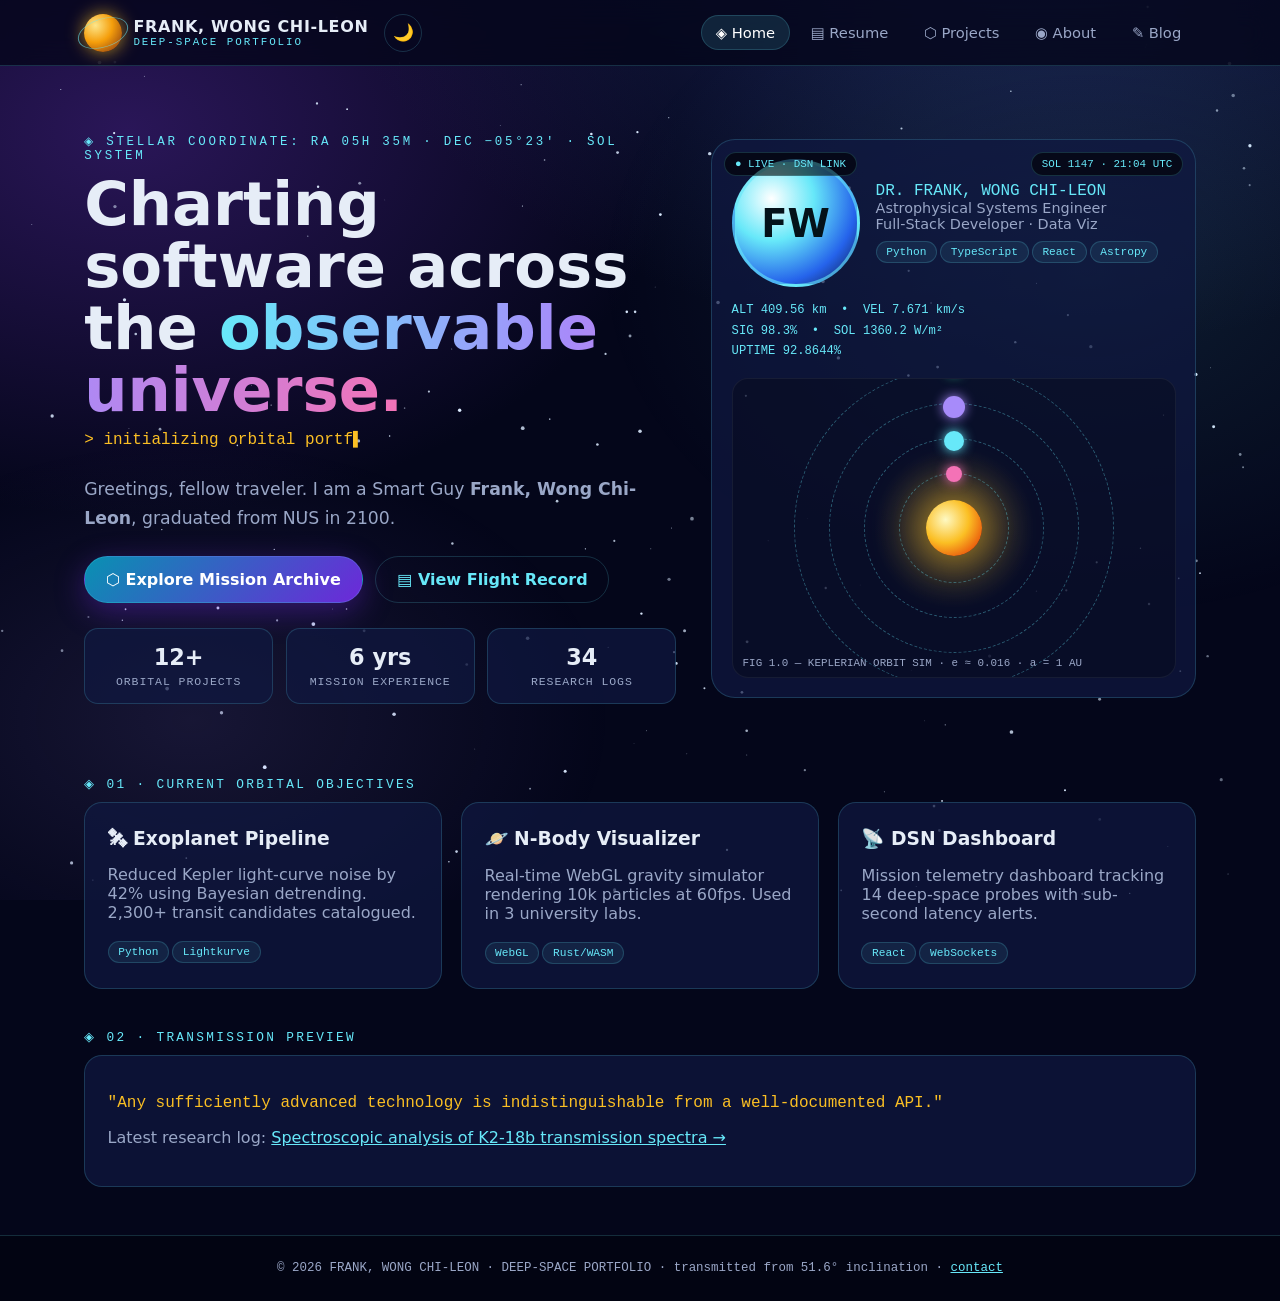
<file: index.html>
<!DOCTYPE html>
<html lang="en">
<head>
<meta charset="UTF-8"><meta name="viewport" content="width=device-width, initial-scale=1.0">
<title>Dr. Frank, Wong Chi-Leon — Astrophysical Systems Engineer | Home</title>
<link rel="stylesheet" href="styles.css">
</head>
<body>
<canvas id="starfield"></canvas><div class="nebula"></div>
<nav class="nav"><div class="nav-inner">
  <a class="brand" href="index.html"><span class="brand-orbit"></span><span>FRANK, WONG CHI-LEON<small>DEEP-SPACE PORTFOLIO</small></span></a>
  <button class="menu-btn" id="menuBtn">☰</button>
  <button class="theme-btn" id="themeBtn" title="Toggle light / dark mode">🌙</button>
  <div class="links" id="navLinks">
    <a href="index.html" class="active">◈ Home</a>
    <a href="resume.html">▤ Resume</a>
    <a href="projects.html">⬡ Projects</a>
    <a href="about.html">◉ About</a>
    <a href="blog.html">✎ Blog</a>
  </div>
</div></nav>

<div class="wrap">
  <section class="hero">
    <div>
      <div class="kicker">◈ Stellar Coordinate: RA 05h 35m · Dec −05°23′ · Sol System</div>
      <h1>Charting software across the <span class="grad">observable universe.</span></h1>
      <div class="typewrap"><span id="typewriter">> initializing orbital portfolio...</span><span>▌</span></div>
      <p class="lead">Greetings, fellow traveler. I am a Smart Guy <b>Frank, Wong Chi-Leon</b>, graduated from NUS in 2100.</p>
      <div class="btnrow">
        <a class="btn" href="projects.html">⬡ Explore Mission Archive</a>
        <a class="btn ghost" href="resume.html">▤ View Flight Record</a>
      </div>
      <div class="stats">
        <div class="stat"><b>12+</b><span>ORBITAL PROJECTS</span></div>
        <div class="stat"><b>6 yrs</b><span>MISSION EXPERIENCE</span></div>
        <div class="stat"><b>34</b><span>RESEARCH LOGS</span></div>
      </div>
    </div>

    <div class="portrait-card">
      <div class="float-badge fb1">● LIVE · DSN LINK</div>
      <div class="float-badge fb2">SOL 1147 · 21:04 UTC</div>
      <div class="portrait-top">
        <!-- Replace src with your own photo: e.g. profile.jpg -->
        <img class="avatar" src="https://picsum.photos/seed/astronaut-portrait/300/300" alt="Portrait of Frank, Wong Chi-Leon" onerror="this.outerHTML='<div class=avatar-fallback>FW</div>'">
        <div>
          <div class="mono cyan">DR. FRANK, WONG CHI-LEON</div>
          <div class="muted" style="font-size:.9rem">Astrophysical Systems Engineer<br>Full-Stack Developer · Data Viz</div>
          <div style="margin-top:.4rem"><span class="tag">Python</span><span class="tag">TypeScript</span><span class="tag">React</span><span class="tag">Astropy</span></div>
        </div>
      </div>
      <div class="telemetry mono" id="telemetryLive" style="margin-top:.8rem">ALT 408.00 km • VEL 7.660 km/s<br>SIG 98.0% • SOL 1361.0 W/m²</div>
      <div class="solar" aria-hidden="true">
        <div class="sun"></div>
        <div class="orbit o1"><span class="planet"></span></div>
        <div class="orbit o2"><span class="planet"></span></div>
        <div class="orbit o3"><span class="planet"></span></div>
        <div class="orbit o4"><span class="planet"></span></div>
        <div class="label">FIG 1.0 — KEPLERIAN ORBIT SIM · e ≈ 0.016 · a = 1 AU</div>
      </div>
    </div>
  </section>

  <div class="section-title">◈ 01 · Current Orbital Objectives</div>
  <div class="grid3">
    <div class="card reveal"><h3>🛰 Exoplanet Pipeline</h3><p class="muted">Reduced Kepler light-curve noise by 42% using Bayesian detrending. 2,300+ transit candidates catalogued.</p><span class="tag">Python</span><span class="tag">Lightkurve</span></div>
    <div class="card reveal"><h3>🪐 N-Body Visualizer</h3><p class="muted">Real-time WebGL gravity simulator rendering 10k particles at 60fps. Used in 3 university labs.</p><span class="tag">WebGL</span><span class="tag">Rust/WASM</span></div>
    <div class="card reveal"><h3>📡 DSN Dashboard</h3><p class="muted">Mission telemetry dashboard tracking 14 deep-space probes with sub-second latency alerts.</p><span class="tag">React</span><span class="tag">WebSockets</span></div>
  </div>

  <div class="section-title">◈ 02 · Transmission Preview</div>
  <div class="card reveal">
    <p class="mono amber">"Any sufficiently advanced technology is indistinguishable from a well-documented API."</p>
    <p class="muted">Latest research log: <a href="blog.html" style="color:var(--cyan)">Spectroscopic analysis of K2-18b transmission spectra →</a></p>
  </div>
</div>

<footer>© <span id="year"></span> FRANK, WONG CHI-LEON · DEEP-SPACE PORTFOLIO · transmitted from 51.6° inclination · <a href="about.html" style="color:var(--cyan)">contact</a></footer>
<script src="main.js"></script>
</body>
</html>
</file>
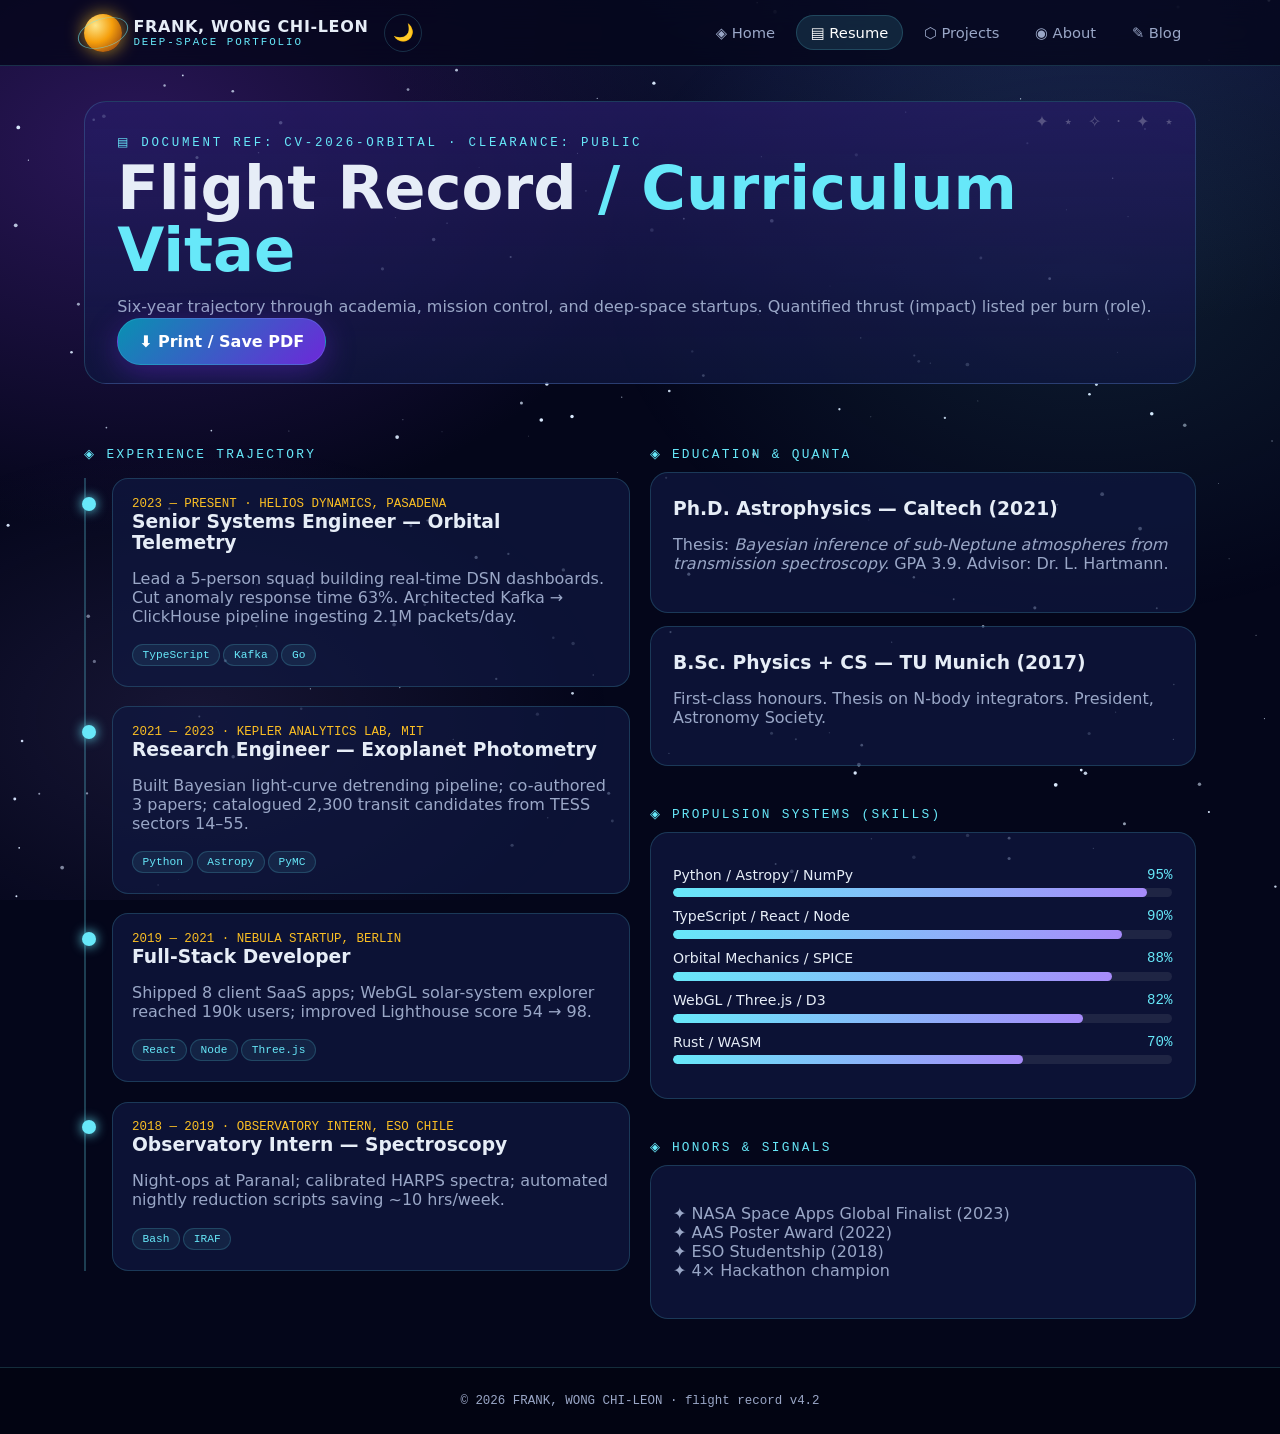
<file: resume.html>
<!DOCTYPE html>
<html lang="en">
<head>
<meta charset="UTF-8"><meta name="viewport" content="width=device-width, initial-scale=1.0">
<title>Flight Record (Resume) — Frank, Wong Chi-Leon</title>
<link rel="stylesheet" href="styles.css">
</head>
<body>
<canvas id="starfield"></canvas><div class="nebula"></div>
<nav class="nav"><div class="nav-inner">
  <a class="brand" href="index.html"><span class="brand-orbit"></span><span>FRANK, WONG CHI-LEON<small>DEEP-SPACE PORTFOLIO</small></span></a>
  <button class="menu-btn" id="menuBtn">☰</button>
  <button class="theme-btn" id="themeBtn" title="Toggle light / dark mode">🌙</button>
  <div class="links" id="navLinks">
    <a href="index.html">◈ Home</a><a href="resume.html" class="active">▤ Resume</a>
    <a href="projects.html">⬡ Projects</a><a href="about.html">◉ About</a><a href="blog.html">✎ Blog</a>
  </div>
</div></nav>

<div class="wrap">
  <div class="page-hero">
    <div class="kicker">▤ Document REF: CV-2026-ORBITAL · clearance: public</div>
    <h1 style="margin:.4rem 0">Flight Record <span style="color:var(--cyan)">/ Curriculum Vitae</span></h1>
    <p class="muted">Six-year trajectory through academia, mission control, and deep-space startups. Quantified thrust (impact) listed per burn (role).</p>
    <a class="btn" href="#" onclick="window.print();return false">⬇ Print / Save PDF</a>
  </div>

  <div class="grid2" style="margin-top:1.4rem">
    <div>
      <div class="section-title">◈ Experience Trajectory</div>
      <div class="timeline">
        <div class="t-item reveal"><div class="when">2023 — PRESENT · HELIOS DYNAMICS, PASADENA</div>
          <h3>Senior Systems Engineer — Orbital Telemetry</h3>
          <p class="muted">Lead a 5-person squad building real-time DSN dashboards. Cut anomaly response time 63%. Architected Kafka → ClickHouse pipeline ingesting 2.1M packets/day.</p>
          <span class="tag">TypeScript</span><span class="tag">Kafka</span><span class="tag">Go</span></div>
        <div class="t-item reveal"><div class="when">2021 — 2023 · KEPLER ANALYTICS LAB, MIT</div>
          <h3>Research Engineer — Exoplanet Photometry</h3>
          <p class="muted">Built Bayesian light-curve detrending pipeline; co-authored 3 papers; catalogued 2,300 transit candidates from TESS sectors 14–55.</p>
          <span class="tag">Python</span><span class="tag">Astropy</span><span class="tag">PyMC</span></div>
        <div class="t-item reveal"><div class="when">2019 — 2021 · NEBULA STARTUP, BERLIN</div>
          <h3>Full-Stack Developer</h3>
          <p class="muted">Shipped 8 client SaaS apps; WebGL solar-system explorer reached 190k users; improved Lighthouse score 54 → 98.</p>
          <span class="tag">React</span><span class="tag">Node</span><span class="tag">Three.js</span></div>
        <div class="t-item reveal"><div class="when">2018 — 2019 · OBSERVATORY INTERN, ESO CHILE</div>
          <h3>Observatory Intern — Spectroscopy</h3>
          <p class="muted">Night-ops at Paranal; calibrated HARPS spectra; automated nightly reduction scripts saving ~10 hrs/week.</p>
          <span class="tag">Bash</span><span class="tag">IRAF</span></div>
      </div>
    </div>
    <div>
      <div class="section-title">◈ Education & Quanta</div>
      <div class="card reveal"><h3>Ph.D. Astrophysics — Caltech (2021)</h3><p class="muted">Thesis: <i>Bayesian inference of sub-Neptune atmospheres from transmission spectroscopy.</i> GPA 3.9. Advisor: Dr. L. Hartmann.</p></div>
      <div class="card reveal" style="margin-top:.8rem"><h3>B.Sc. Physics + CS — TU Munich (2017)</h3><p class="muted">First-class honours. Thesis on N-body integrators. President, Astronomy Society.</p></div>
      <div class="section-title">◈ Propulsion Systems (Skills)</div>
      <div class="card reveal">
        <div class="skill"><div class="row"><span>Python / Astropy / NumPy</span><span class="mono cyan">95%</span></div><div class="bar"><i data-w="95"></i></div></div>
        <div class="skill"><div class="row"><span>TypeScript / React / Node</span><span class="mono cyan">90%</span></div><div class="bar"><i data-w="90"></i></div></div>
        <div class="skill"><div class="row"><span>Orbital Mechanics / SPICE</span><span class="mono cyan">88%</span></div><div class="bar"><i data-w="88"></i></div></div>
        <div class="skill"><div class="row"><span>WebGL / Three.js / D3</span><span class="mono cyan">82%</span></div><div class="bar"><i data-w="82"></i></div></div>
        <div class="skill"><div class="row"><span>Rust / WASM</span><span class="mono cyan">70%</span></div><div class="bar"><i data-w="70"></i></div></div>
      </div>
      <div class="section-title">◈ Honors & Signals</div>
      <div class="card reveal"><p class="muted">✦ NASA Space Apps Global Finalist (2023)<br>✦ AAS Poster Award (2022)<br>✦ ESO Studentship (2018)<br>✦ 4× Hackathon champion</p></div>
    </div>
  </div>
</div>
<footer>© <span id="year"></span> FRANK, WONG CHI-LEON · flight record v4.2</footer>
<script src="main.js"></script>
</body>
</html>
</file>
<file: styles.css>
/* COSMOS PORTFOLIO — Universe / Scientific Theme */
:root{
  --bg:#04061a; --bg2:#0a1030; --panel:rgba(16,24,64,.72);
  --line:rgba(103,232,249,.18);
  --cyan:#67e8f9; --violet:#a78bfa; --amber:#fbbf24; --pink:#f472b6;
  --text:#e6edf7; --muted:#9aa7c7;
  --radius:18px;
  --font:'Segoe UI',system-ui,-apple-system,Roboto,Inter,Arial,sans-serif;
  --mono:'Cascadia Code',Consolas,'Courier New',monospace;
}
*{box-sizing:border-box}
html{scroll-behavior:smooth}
body{
  margin:0; font-family:var(--font); color:var(--text);
  background:radial-gradient(1200px 800px at 80% -10%,#1b2456 0%,transparent 60%),
             radial-gradient(1000px 700px at 10% 10%,#2a1658 0%,transparent 55%),
             var(--bg);
  min-height:100vh; overflow-x:hidden;
}
#starfield{position:fixed; inset:0; z-index:-2;}
.nebula{position:fixed; inset:0; z-index:-1; pointer-events:none;
  background:
    radial-gradient(600px 400px at 15% 80%, rgba(167,139,250,.12), transparent 70%),
    radial-gradient(700px 500px at 85% 30%, rgba(103,232,249,.10), transparent 70%);
}
/* NAV */
.nav{position:sticky; top:0; z-index:50; backdrop-filter:blur(14px);
  background:rgba(4,6,26,.78); border-bottom:1px solid var(--line);}
.nav-inner{max-width:1150px; margin:auto; display:flex; align-items:center; gap:1rem;
  padding:.85rem 1.2rem;}
.brand{display:flex; align-items:center; gap:.7rem; text-decoration:none; color:var(--text); font-weight:800; letter-spacing:.04em}
.brand-orbit{width:38px; height:38px; border-radius:50%; position:relative;
  background:radial-gradient(circle at 30% 30%, #fde68a, #f59e0b 45%, #7c2d12 100%);
  box-shadow:0 0 18px rgba(251,191,36,.7);}
.brand-orbit::after{content:''; position:absolute; inset:-7px; border-radius:50%;
  border:1px solid rgba(103,232,249,.6); transform:rotate(-18deg) scaleY(.55);}
.brand small{display:block; font-family:var(--mono); font-weight:400; font-size:.68rem; color:var(--cyan); letter-spacing:.18em}
.links{margin-left:auto; display:flex; gap:.4rem; align-items:center}
.links a{color:var(--muted); text-decoration:none; padding:.5rem .85rem; border-radius:999px;
  font-size:.92rem; border:1px solid transparent; transition:.2s;}
.links a:hover,.links a.active{color:#fff; background:rgba(103,232,249,.12); border-color:var(--line)}
.menu-btn{display:none; margin-left:auto; background:none; border:1px solid var(--line);
  color:#fff; border-radius:10px; padding:.45rem .7rem; font-size:1.1rem; cursor:pointer}
/* LAYOUT */
.wrap{max-width:1150px; margin:auto; padding:2.2rem 1.2rem 3rem}
.hero{display:grid; grid-template-columns:1.1fr .9fr; gap:2.2rem; align-items:center; padding:2rem 0}
.kicker{font-family:var(--mono); color:var(--cyan); letter-spacing:.22em; font-size:.78rem; text-transform:uppercase}
h1{font-size:clamp(2.2rem,5vw,3.8rem); line-height:1.02; margin:.6rem 0}
h1 .grad{background:linear-gradient(90deg,var(--cyan),var(--violet),var(--pink));
  -webkit-background-clip:text; background-clip:text; color:transparent;}
.typewrap{font-family:var(--mono); color:var(--amber); min-height:1.7em; margin:.4rem 0 1rem}
.lead{color:var(--muted); font-size:1.08rem; line-height:1.7}
.btnrow{display:flex; gap:.8rem; flex-wrap:wrap; margin-top:1.4rem}
.btn{padding:.8rem 1.3rem; border-radius:999px; text-decoration:none; font-weight:700; border:1px solid var(--line);
  background:linear-gradient(135deg,#0891b2,#6d28d9); color:#fff; box-shadow:0 8px 30px rgba(109,40,217,.4); transition:.2s}
.btn.ghost{background:transparent; color:var(--cyan); box-shadow:none}
.btn:hover{transform:translateY(-2px); filter:brightness(1.1)}
.stats{display:grid; grid-template-columns:repeat(3,1fr); gap:.8rem; margin-top:1.6rem}
.stat{background:var(--panel); border:1px solid var(--line); border-radius:14px; padding:.9rem; text-align:center}
.stat b{font-size:1.4rem; display:block}
.stat span{font-family:var(--mono); font-size:.72rem; color:var(--muted); letter-spacing:.08em}
/* Portrait + solar system */
.portrait-card{position:relative; background:var(--panel); border:1px solid var(--line);
  border-radius:24px; padding:1.2rem; overflow:hidden}
.portrait-top{display:flex; gap:1rem; align-items:center}
.avatar{width:128px; height:128px; border-radius:50%; object-fit:cover; border:3px solid rgba(103,232,249,.6);
  box-shadow:0 0 30px rgba(103,232,249,.5); background:#111;}
.avatar-fallback{width:128px; height:128px; border-radius:50%; display:grid; place-items:center;
  font-size:2.4rem; font-weight:900; color:#04121a;
  background:radial-gradient(circle at 30% 30%,#fff,#67e8f9 35%,#2563eb 70%,#0a1030);
  border:3px solid rgba(103,232,249,.6);}
.telemetry{font-family:var(--mono); font-size:.76rem; color:var(--cyan); line-height:1.7}
.solar{position:relative; height:300px; margin-top:1rem; border-radius:16px;
  background:radial-gradient(circle at 50% 50%, rgba(251,191,36,.18), transparent 30%),
             rgba(0,0,0,.25); border:1px solid rgba(255,255,255,.06); overflow:hidden}
.sun{position:absolute; left:50%; top:50%; width:56px; height:56px; transform:translate(-50%,-50%);
  border-radius:50%; background:radial-gradient(circle at 35% 35%,#fef9c3,#fbbf24 45%,#ea580c 80%);
  box-shadow:0 0 40px 12px rgba(251,191,36,.55); animation:pulse 3s ease-in-out infinite}
@keyframes pulse{50%{box-shadow:0 0 60px 18px rgba(251,191,36,.7)}}
.orbit{position:absolute; left:50%; top:50%; border:1px dashed rgba(103,232,249,.35);
  border-radius:50%; transform:translate(-50%,-50%);}
.orbit.o1{width:110px; height:110px; animation:spin 6s linear infinite}
.orbit.o2{width:180px; height:180px; animation:spin 11s linear infinite}
.orbit.o3{width:250px; height:250px; animation:spin 18s linear infinite}
.orbit.o4{width:320px; height:320px; animation:spin 28s linear infinite}
.planet{position:absolute; top:-8px; left:50%; width:16px; height:16px; border-radius:50%; transform:translateX(-50%)}
.o1 .planet{background:#f472b6; box-shadow:0 0 12px #f472b6}
.o2 .planet{background:#67e8f9; box-shadow:0 0 12px #67e8f9; width:20px; height:20px}
.o3 .planet{background:#a78bfa; box-shadow:0 0 12px #a78bfa; width:22px; height:22px}
.o4 .planet{background:#34d399; box-shadow:0 0 12px #34d399; width:14px; height:14px}
@keyframes spin{to{transform:translate(-50%,-50%) rotate(360deg)}}
.solar .label{position:absolute; bottom:8px; left:10px; font-family:var(--mono); font-size:.68rem; color:var(--muted)}
.float-badge{position:absolute; font-family:var(--mono); font-size:.68rem; background:rgba(0,0,0,.6);
  border:1px solid var(--line); padding:.3rem .6rem; border-radius:999px; color:var(--cyan)}
.fb1{top:12px; left:12px; animation:float 4s ease-in-out infinite}
.fb2{top:12px; right:12px; animation:float 5s ease-in-out infinite}
@keyframes float{50%{transform:translateY(-6px)}}
/* Cards / sections */
.grid2{display:grid; grid-template-columns:1fr 1fr; gap:1.2rem}
.grid3{display:grid; grid-template-columns:repeat(3,1fr); gap:1.2rem}
.card{background:var(--panel); border:1px solid var(--line); border-radius:var(--radius); padding:1.4rem}
.card h3{margin:.2rem 0 .6rem}
.muted{color:var(--muted)} .mono{font-family:var(--mono)} .cyan{color:var(--cyan)} .amber{color:var(--amber)}
.tag{display:inline-block; font-family:var(--mono); font-size:.7rem; padding:.25rem .6rem; border-radius:999px;
  border:1px solid var(--line); color:var(--cyan); margin:.15rem .2rem .15rem 0; background:rgba(103,232,249,.08)}
.section-title{font-family:var(--mono); letter-spacing:.18em; color:var(--cyan); font-size:.8rem; text-transform:uppercase; margin:2.5rem 0 .6rem}
.page-hero{border:1px solid var(--line); border-radius:22px; padding:2rem; background:
  linear-gradient(180deg,rgba(109,40,217,.18),transparent), var(--panel); position:relative; overflow:hidden}
.page-hero::after{content:'✦ ⋆ ✧ · ✦ ⋆'; position:absolute; right:16px; top:10px; color:rgba(255,255,255,.25); letter-spacing:.3em}
/* Timeline */
.timeline{position:relative; margin-top:1rem; padding-left:1.6rem; border-left:2px solid rgba(103,232,249,.25)}
.t-item{position:relative; margin-bottom:1.2rem; background:var(--panel); border:1px solid var(--line);
  border-radius:16px; padding:1.1rem 1.2rem}
.t-item::before{content:''; position:absolute; left:-1.95rem; top:1.1rem; width:14px; height:14px; border-radius:50%;
  background:var(--cyan); box-shadow:0 0 12px var(--cyan)}
.t-item h3{margin:0} .t-item .when{font-family:var(--mono); color:var(--amber); font-size:.78rem}
/* Skills */
.skill{margin:.7rem 0} .skill .row{display:flex; justify-content:space-between; font-size:.88rem}
.bar{height:9px; border-radius:999px; background:rgba(255,255,255,.08); overflow:hidden; margin-top:.35rem}
.bar i{display:block; height:100%; border-radius:999px; background:linear-gradient(90deg,var(--cyan),var(--violet));
  width:0; transition:width 1.2s ease}
/* Carousel */
.carousel{position:relative; border-radius:20px; overflow:hidden; border:1px solid var(--line); background:#000}
.slides{display:flex; transition:transform .55s cubic-bezier(.22,.9,.3,1)}
.slide{min-width:100%; position:relative}
.slide img{width:100%; height:380px; object-fit:cover; display:block; opacity:.92}
.slide .cap{position:absolute; left:0; right:0; bottom:0; padding:1.4rem;
  background:linear-gradient(transparent,rgba(2,4,18,.92));}
.slide .cap h3{margin:0 0 .3rem} .slide .cap p{margin:0; color:#cbd5e1}
.c-btn{position:absolute; top:45%; transform:translateY(-50%); background:rgba(0,0,0,.55); color:#fff;
  border:1px solid var(--line); width:44px; height:44px; border-radius:50%; cursor:pointer; font-size:1.3rem}
.c-btn:hover{background:rgba(103,232,249,.3)}
.prev{left:12px} .next{right:12px}
.dots{position:absolute; bottom:110px; width:100%; text-align:center}
.dots button{width:10px; height:10px; border-radius:50%; border:none; margin:0 4px; background:rgba(255,255,255,.4); cursor:pointer}
.dots button.on{background:var(--cyan); box-shadow:0 0 10px var(--cyan)}
.proj-meta{display:flex; gap:.6rem; align-items:center; font-family:var(--mono); font-size:.76rem; color:var(--cyan); margin-top:.6rem}
/* Blog */
.blog-grid{display:grid; grid-template-columns:repeat(3,1fr); gap:1.2rem}
.post{overflow:hidden; padding:0} .post img,.post .ph{width:100%; height:170px; object-fit:cover; display:block}
.post .body{padding:1.1rem 1.2rem 1.3rem}
.post .body p{color:var(--muted); font-size:.93rem; line-height:1.6}
.video-wrap{border-radius:14px; overflow:hidden; border:1px solid var(--line)}
video,iframe{width:100%; display:block; border:0}
/* Contact */
.contact-grid{display:grid; grid-template-columns:1fr 1fr; gap:1.2rem}
input,textarea{width:100%; padding:.8rem .9rem; border-radius:12px; border:1px solid var(--line);
  background:rgba(0,0,0,.35); color:#fff; margin-bottom:.7rem; font-family:inherit}
input:focus,textarea:focus{outline:none; border-color:var(--cyan); box-shadow:0 0 0 3px rgba(103,232,249,.15)}
footer{border-top:1px solid var(--line); text-align:center; padding:1.6rem; color:var(--muted);
  font-family:var(--mono); font-size:.78rem; background:rgba(0,0,0,.3)}
.reveal{opacity:0; transform:translateY(18px); transition:.6s}
.reveal.in{opacity:1; transform:none}
@media(max-width:900px){
  .hero,.grid2,.grid3,.blog-grid,.contact-grid{grid-template-columns:1fr}
  .links{display:none; position:absolute; top:60px; right:12px; flex-direction:column;
    background:#0a1030; border:1px solid var(--line); border-radius:14px; padding:.6rem}
  .links.open{display:flex} .menu-btn{display:block}
  .slide img{height:260px}
}
/* Theme toggle button */
.theme-btn{background:none; border:1px solid var(--line); border-radius:50%;
  width:38px; height:38px; font-size:1.05rem; cursor:pointer; transition:.2s; flex:none}
.theme-btn:hover{border-color:var(--cyan); transform:rotate(15deg)}
/* LIGHT MODE — daylight observation deck */
body.light{
  --bg:#e8edf9; --bg2:#dbe4fb; --panel:rgba(255,255,255,.9);
  --line:rgba(30,58,138,.18);
  --cyan:#0369a1; --violet:#6d28d9; --amber:#b45309; --pink:#be185d;
  --text:#0f172a; --muted:#475569;
  background:radial-gradient(1200px 800px at 80% -10%,#c7d7f8 0%,transparent 60%),
             radial-gradient(1000px 700px at 10% 10%,#ddd0fa 0%,transparent 55%),
             var(--bg);
}
body.light #starfield{opacity:.1}
body.light .nebula{opacity:.35}
body.light .nav{background:rgba(255,255,255,.88)}
body.light .links a{color:#475569}
body.light .links a:hover,body.light .links a.active{color:#0f172a; background:rgba(3,105,161,.1)}
body.light .menu-btn{color:#0f172a}
body.light .theme-btn{background:rgba(255,255,255,.7)}
body.light footer{background:rgba(255,255,255,.6)}
body.light input,body.light textarea{background:rgba(255,255,255,.8); color:#0f172a}
body.light .float-badge{background:rgba(255,255,255,.85)}
body.light .c-btn{background:rgba(255,255,255,.7); color:#0f172a}
body.light .page-hero::after{color:rgba(15,23,42,.2)}
@media(max-width:900px){
  body.light .links{background:#f1f5ff}
}
</file>
